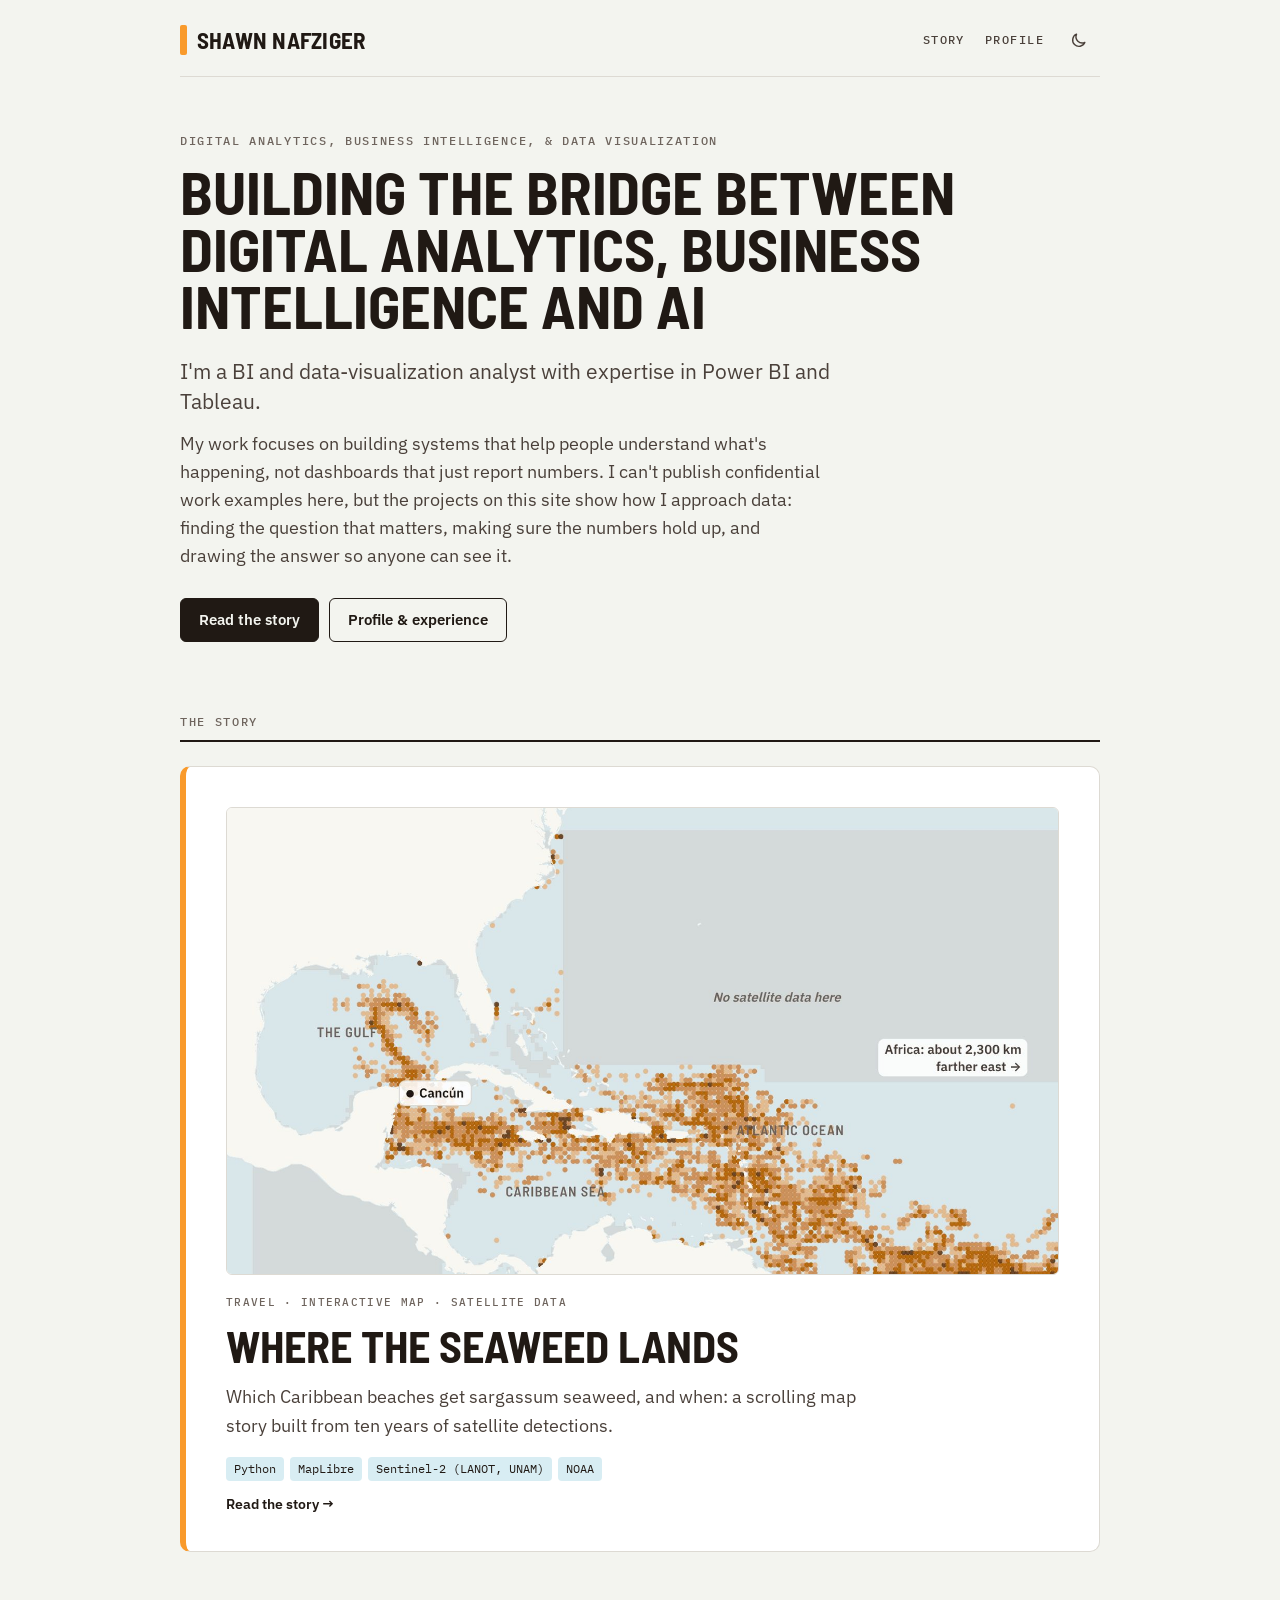
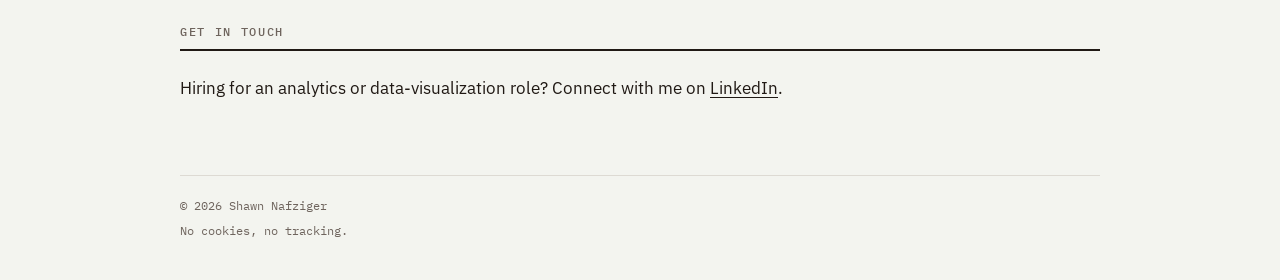
<file: index.html>
<!doctype html>
<html lang="en">
<head>
<meta charset="utf-8">
<script>try{var t=localStorage.getItem("sn-theme");if(t==="light"||t==="dark")document.documentElement.dataset.theme=t}catch(e){}</script>
<meta name="viewport" content="width=device-width, initial-scale=1, viewport-fit=cover">
<link rel="preconnect" href="https://fonts.googleapis.com">
<link rel="preconnect" href="https://fonts.gstatic.com" crossorigin>
<link rel="stylesheet" href="https://fonts.googleapis.com/css2?family=Barlow+Semi+Condensed:wght@600;700&family=IBM+Plex+Sans:wght@400;600&family=IBM+Plex+Mono:wght@400;500&display=swap">
<title>Shawn Nafziger · Data visualization</title>
<meta name="description" content="Shawn Nafziger is a business intelligence and data-visualization analyst. Featured story: where Caribbean seaweed lands, from satellite data.">
<link rel="canonical" href="https://shawnnafziger.com/">
<meta property="og:type" content="website">
<meta property="og:title" content="Shawn Nafziger · Data visualization">
<meta property="og:description" content="Shawn Nafziger is a business intelligence and data-visualization analyst. Featured story: where Caribbean seaweed lands, from satellite data.">
<meta property="og:url" content="https://shawnnafziger.com/">
<link rel="icon" href="favicon.svg" type="image/svg+xml">
<link rel="stylesheet" href="assets/site.css">
<script src="assets/theme.js" defer></script>
</head>
<body>
<header class="site-bar wrap">
  <a class="brand" href="./" aria-label="Shawn Nafziger, home"><span class="brand-name">Shawn Nafziger</span></a>
  <nav class="site-nav" aria-label="Site"><a href="stories/seaweed-beaches-sargassum/">Story</a><a href="profile/">Profile</a><button type="button" class="theme-toggle" aria-label="Switch theme"><svg class="i-moon" viewBox="0 0 24 24" fill="none" stroke="currentColor" stroke-width="1.8" stroke-linecap="round" stroke-linejoin="round" aria-hidden="true"><path d="M20 14.5A8 8 0 0 1 9.5 4a8 8 0 1 0 10.5 10.5z"/></svg><svg class="i-sun" viewBox="0 0 24 24" fill="none" stroke="currentColor" stroke-width="1.8" stroke-linecap="round" aria-hidden="true"><circle cx="12" cy="12" r="4"/><path d="M12 2.5v2M12 19.5v2M2.5 12h2M19.5 12h2M5.3 5.3l1.4 1.4M17.3 17.3l1.4 1.4M5.3 18.7l1.4-1.4M17.3 6.7l1.4-1.4"/></svg></button></nav>
</header>
<main class="wrap">
<section>
  <p class="kicker">Digital Analytics, Business Intelligence, &amp; Data Visualization</p>
  <h1>Building the bridge between digital analytics, business intelligence and AI</h1>
  <p class="lede">I'm a BI and data-visualization analyst with expertise in Power BI and Tableau.</p>
  <p class="intro">My work focuses on building systems that help people understand what's happening, not dashboards that just report numbers. I can't publish confidential work examples here, but the projects on this site show how I approach data: finding the question that matters, making sure the numbers hold up, and drawing the answer so anyone can see it.</p>
  <div class="button-row">
    <a class="button primary" href="stories/seaweed-beaches-sargassum/">Read the story</a>
    <a class="button" href="profile/">Profile &amp; experience</a>
  </div>
</section>

<section id="story">
  <div class="section-head"><p class="kicker">The story</p></div>
  <a class="card feature" href="stories/seaweed-beaches-sargassum/">
    <img class="card-img" src="assets/cards/seaweed.jpg" width="1600" height="900" alt="Map of the Caribbean in July 2025, with seaweed spotted by satellite packed along Mexico's coast and across the Caribbean Sea" loading="lazy">
    <span class="tag">Travel · Interactive map · Satellite data</span>
    <h3>Where the seaweed lands</h3>
    <p>Which Caribbean beaches get sargassum seaweed, and when: a scrolling map story built from ten years of satellite detections.</p>
    <ul class="tools"><li>Python</li><li>MapLibre</li><li>Sentinel-2 (LANOT, UNAM)</li><li>NOAA</li></ul>
    <span class="more">Read the story →</span>
  </a>
</section>

<section id="contact">
  <div class="section-head"><p class="kicker">Get in touch</p></div>
  <div class="prose"><p>Hiring for an analytics or data-visualization role? Connect with me on <a href="https://www.linkedin.com/in/shawnnafziger/" rel="me">LinkedIn</a>.</p></div>
</section>
</main>
<footer class="site-foot wrap">
  
  <p>© 2026 Shawn Nafziger</p>
  <p>No cookies, no tracking.</p>
</footer>
</body>
</html>
</file>
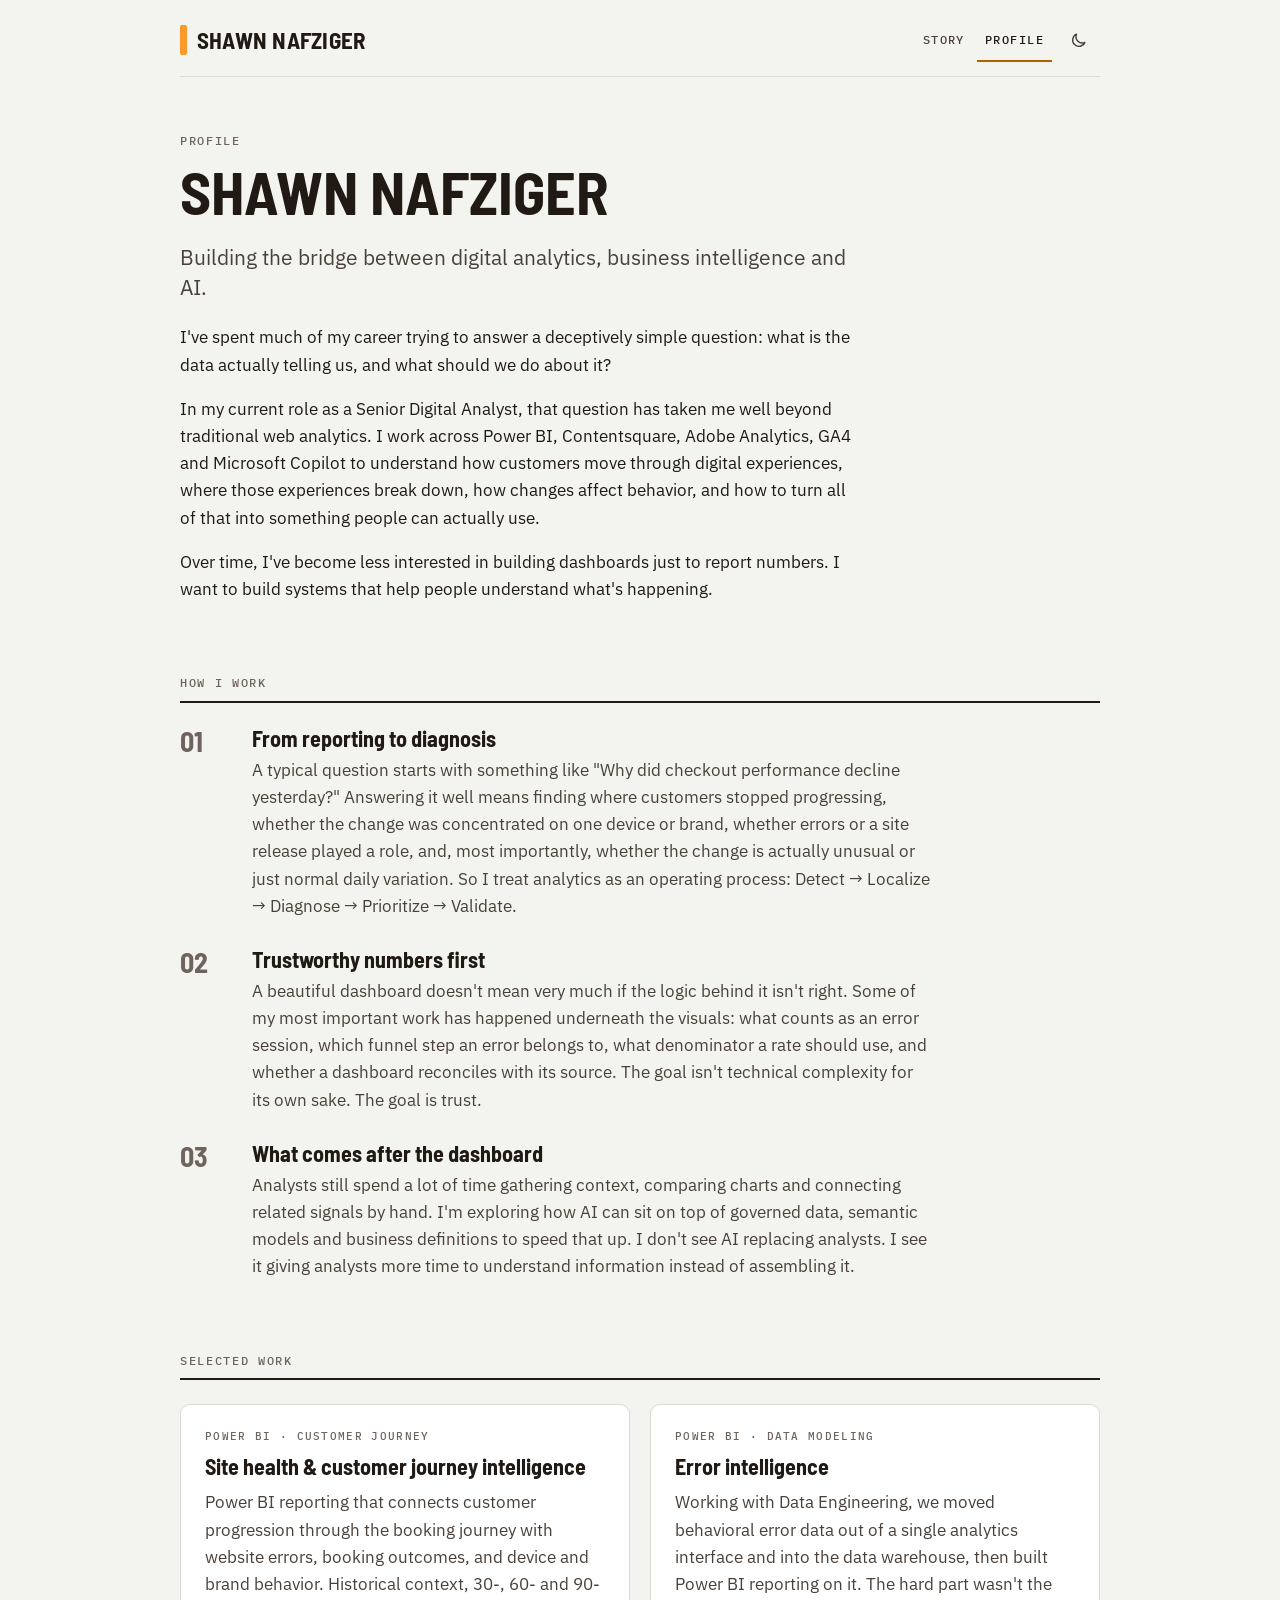
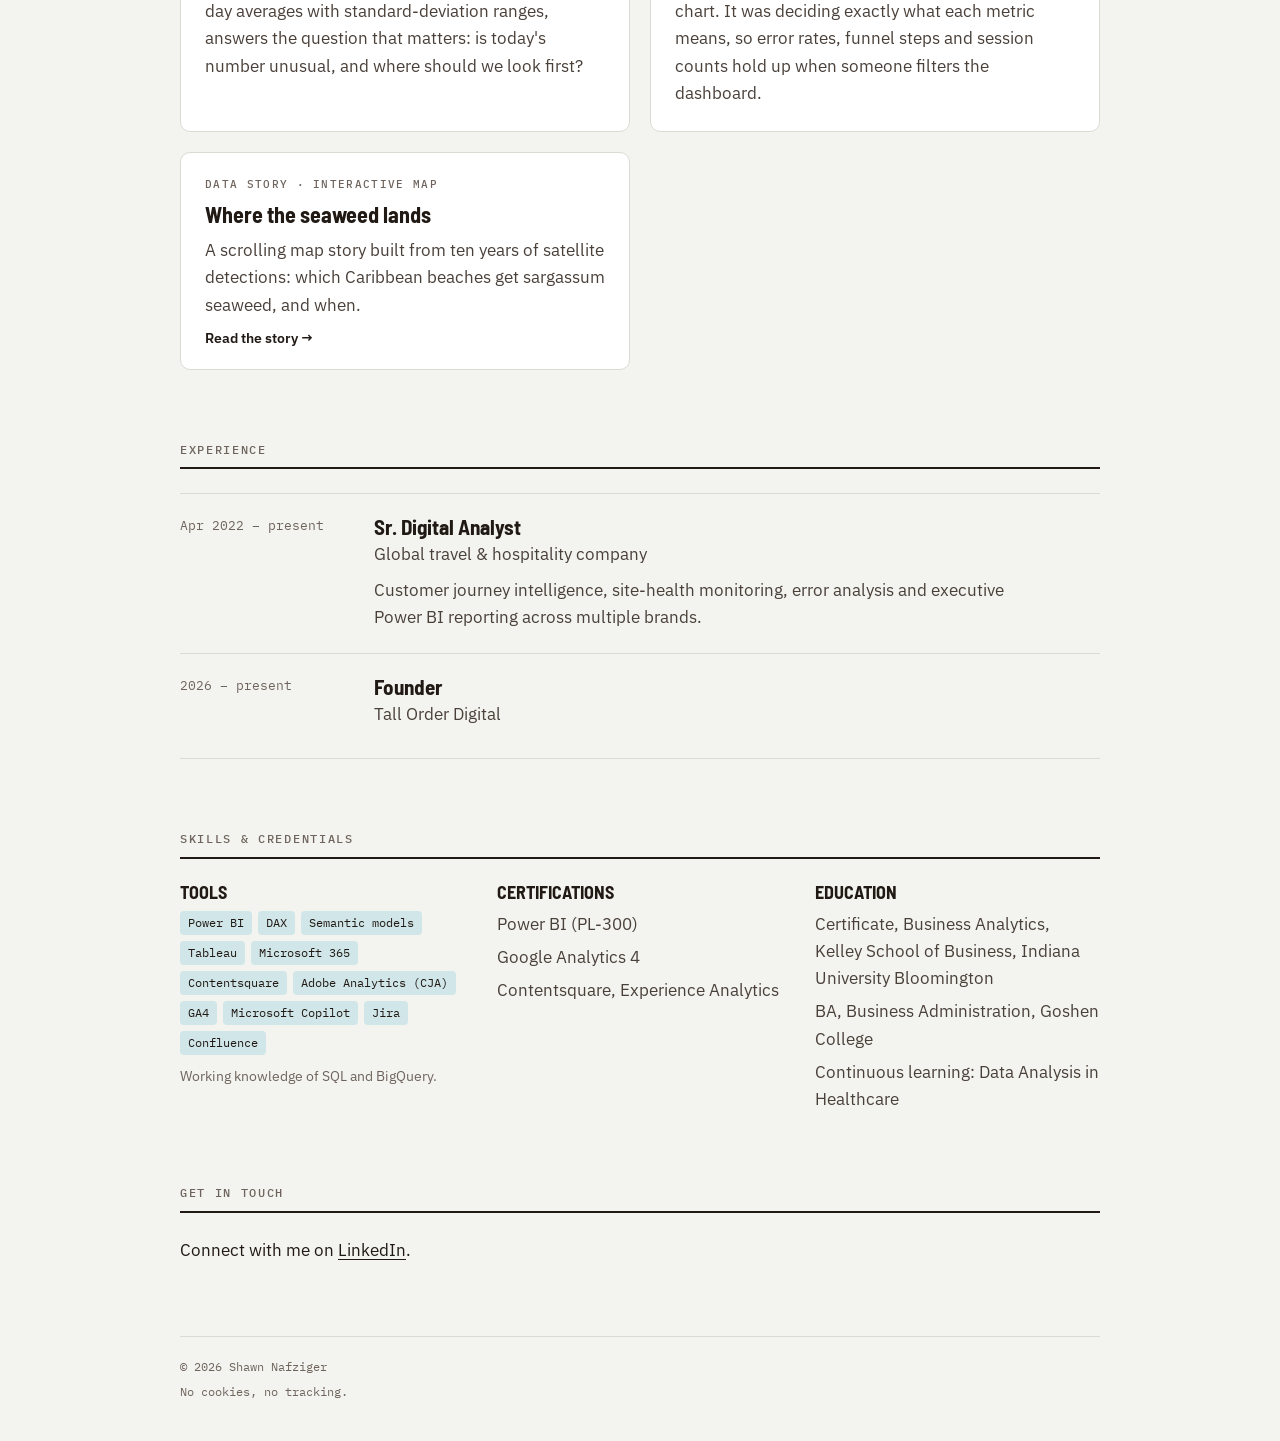
<file: profile/index.html>
<!doctype html>
<html lang="en">
<head>
<meta charset="utf-8">
<script>try{var t=localStorage.getItem("sn-theme");if(t==="light"||t==="dark")document.documentElement.dataset.theme=t}catch(e){}</script>
<meta name="viewport" content="width=device-width, initial-scale=1, viewport-fit=cover">
<link rel="preconnect" href="https://fonts.googleapis.com">
<link rel="preconnect" href="https://fonts.gstatic.com" crossorigin>
<link rel="stylesheet" href="https://fonts.googleapis.com/css2?family=Barlow+Semi+Condensed:wght@600;700&family=IBM+Plex+Sans:wght@400;600&family=IBM+Plex+Mono:wght@400;500&display=swap">
<title>Profile · Shawn Nafziger</title>
<meta name="description" content="Shawn Nafziger: digital analytics and business intelligence. Customer journey intelligence, site-health monitoring, trustworthy metrics and AI-assisted analytics.">
<link rel="canonical" href="https://shawnnafziger.com/profile/">
<meta property="og:type" content="website">
<meta property="og:title" content="Profile · Shawn Nafziger">
<meta property="og:description" content="Shawn Nafziger: digital analytics and business intelligence. Customer journey intelligence, site-health monitoring, trustworthy metrics and AI-assisted analytics.">
<meta property="og:url" content="https://shawnnafziger.com/profile/">
<link rel="icon" href="../favicon.svg" type="image/svg+xml">
<link rel="stylesheet" href="../assets/site.css">
<script src="../assets/theme.js" defer></script>
</head>
<body>
<header class="site-bar wrap">
  <a class="brand" href="../" aria-label="Shawn Nafziger, home"><span class="brand-name">Shawn Nafziger</span></a>
  <nav class="site-nav" aria-label="Site"><a href="../stories/seaweed-beaches-sargassum/">Story</a><a href="../profile/" aria-current="page">Profile</a><button type="button" class="theme-toggle" aria-label="Switch theme"><svg class="i-moon" viewBox="0 0 24 24" fill="none" stroke="currentColor" stroke-width="1.8" stroke-linecap="round" stroke-linejoin="round" aria-hidden="true"><path d="M20 14.5A8 8 0 0 1 9.5 4a8 8 0 1 0 10.5 10.5z"/></svg><svg class="i-sun" viewBox="0 0 24 24" fill="none" stroke="currentColor" stroke-width="1.8" stroke-linecap="round" aria-hidden="true"><circle cx="12" cy="12" r="4"/><path d="M12 2.5v2M12 19.5v2M2.5 12h2M19.5 12h2M5.3 5.3l1.4 1.4M17.3 17.3l1.4 1.4M5.3 18.7l1.4-1.4M17.3 6.7l1.4-1.4"/></svg></button></nav>
</header>
<main class="wrap">
<section>
  <p class="kicker">Profile</p>
  <h1>Shawn Nafziger</h1>
  <p class="lede">Building the bridge between digital analytics, business intelligence and AI.</p>
  <div class="prose" style="margin-top:22px">
    <p>I've spent much of my career trying to answer a deceptively simple question: what is the data actually telling us, and what should we do about it?</p>
    <p>In my current role as a Senior Digital Analyst, that question has taken me well beyond traditional web analytics. I work across Power BI, Contentsquare, Adobe Analytics, GA4 and Microsoft Copilot to understand how customers move through digital experiences, where those experiences break down, how changes affect behavior, and how to turn all of that into something people can actually use.</p>
    <p>Over time, I've become less interested in building dashboards just to report numbers. I want to build systems that help people understand what's happening.</p>
  </div>
</section>

<section>
  <div class="section-head"><p class="kicker">How I work</p></div>
  <div class="steps">
    <div class="step"><span class="n">01</span><div><h3>From reporting to diagnosis</h3><p>A typical question starts with something like "Why did checkout performance decline yesterday?" Answering it well means finding where customers stopped progressing, whether the change was concentrated on one device or brand, whether errors or a site release played a role, and, most importantly, whether the change is actually unusual or just normal daily variation. So I treat analytics as an operating process: Detect → Localize → Diagnose → Prioritize → Validate.</p></div></div>
    <div class="step"><span class="n">02</span><div><h3>Trustworthy numbers first</h3><p>A beautiful dashboard doesn't mean very much if the logic behind it isn't right. Some of my most important work has happened underneath the visuals: what counts as an error session, which funnel step an error belongs to, what denominator a rate should use, and whether a dashboard reconciles with its source. The goal isn't technical complexity for its own sake. The goal is trust.</p></div></div>
    <div class="step"><span class="n">03</span><div><h3>What comes after the dashboard</h3><p>Analysts still spend a lot of time gathering context, comparing charts and connecting related signals by hand. I'm exploring how AI can sit on top of governed data, semantic models and business definitions to speed that up. I don't see AI replacing analysts. I see it giving analysts more time to understand information instead of assembling it.</p></div></div>
  </div>
</section>

<section>
  <div class="section-head"><p class="kicker">Selected work</p></div>
  <div class="cards">
    <div class="card"><span class="tag">Power BI · customer journey</span><h3>Site health &amp; customer journey intelligence</h3><p>Power BI reporting that connects customer progression through the booking journey with website errors, booking outcomes, and device and brand behavior. Historical context, 30-, 60- and 90-day averages with standard-deviation ranges, answers the question that matters: is today's number unusual, and where should we look first?</p></div>
    <div class="card"><span class="tag">Power BI · data modeling</span><h3>Error intelligence</h3><p>Working with Data Engineering, we moved behavioral error data out of a single analytics interface and into the data warehouse, then built Power BI reporting on it. The hard part wasn't the chart. It was deciding exactly what each metric means, so error rates, funnel steps and session counts hold up when someone filters the dashboard.</p></div>
    <a class="card" href="../stories/seaweed-beaches-sargassum/"><span class="tag">Data story · interactive map</span><h3>Where the seaweed lands</h3><p>A scrolling map story built from ten years of satellite detections: which Caribbean beaches get sargassum seaweed, and when.</p><span class="more">Read the story →</span></a>
  </div>
</section>

<section>
  <div class="section-head"><p class="kicker">Experience</p></div>
  <div class="timeline">
    <div class="role"><span class="when">Apr 2022 – present</span><div><h3>Sr. Digital Analyst</h3><p class="org">Global travel &amp; hospitality company</p><p>Customer journey intelligence, site-health monitoring, error analysis and executive Power BI reporting across multiple brands.</p></div></div>
    <div class="role"><span class="when">2026 – present</span><div><h3>Founder</h3><p class="org">Tall Order Digital</p></div></div>
  </div>
</section>

<section>
  <div class="section-head"><p class="kicker">Skills &amp; credentials</p></div>
  <div class="skills">
    <div><h3>Tools</h3><ul class="tools"><li>Power BI</li><li>DAX</li><li>Semantic models</li><li>Tableau</li><li>Microsoft 365</li><li>Contentsquare</li><li>Adobe Analytics (CJA)</li><li>GA4</li><li>Microsoft Copilot</li><li>Jira</li><li>Confluence</li></ul><p class="small">Working knowledge of SQL and BigQuery.</p></div>
    <div><h3>Certifications</h3><ul class="plain"><li>Power BI (PL-300)</li><li>Google Analytics 4</li><li>Contentsquare, Experience Analytics</li></ul></div>
    <div><h3>Education</h3><ul class="plain"><li>Certificate, Business Analytics, Kelley School of Business, Indiana University Bloomington</li><li>BA, Business Administration, Goshen College</li><li>Continuous learning: Data Analysis in Healthcare</li></ul></div>
  </div>
</section>

<section id="contact">
  <div class="section-head"><p class="kicker">Get in touch</p></div>
  <div class="prose"><p>Connect with me on <a href="https://www.linkedin.com/in/shawnnafziger/" rel="me">LinkedIn</a>.</p></div>
</section>
</main>
<footer class="site-foot wrap">
  
  <p>© 2026 Shawn Nafziger</p>
  <p>No cookies, no tracking.</p>
</footer>
</body>
</html>
</file>
<file: assets/site.css>
/* shawnnafziger.com: shared styles.
   Tokens follow the Tall Order Digital playbook (master: tallorderdigital-site/docs/design-system-and-dataviz-playbook.md).
   Related, not identical: same palette and type, a personal wordmark instead of the bar logo. */
:root {
  --bg: #f3f4ef;          /* Paper */
  --surface: #ffffff;
  --band: #dddad3;        /* Stone, alternate paper for bands */
  --ink: #201914;         /* Ink */
  --ink-2: #4a403a;       /* Bark */
  --ink-3: #6e645d;       /* small labels, 4.5:1+ */
  --rule: #dddad3;
  --navy: #0a3746;        /* comparison: Teal */
  --amber: #b36000;       /* signal: Burnt (Orange is too light on Paper for text) */
  --accent: #f99a2b;      /* brand accent: Orange, marks only */
  --funnel: rgba(127, 196, 214, .3);
  --font-display: "Barlow Semi Condensed", "Arial Narrow", "Roboto Condensed", sans-serif;
  --font-body: "IBM Plex Sans", "Segoe UI", system-ui, sans-serif;
  --font-data: "IBM Plex Mono", ui-monospace, "Cascadia Mono", Consolas, monospace;
}
@media (prefers-color-scheme: dark) {
  :root:not([data-theme="light"]) {
    --bg: #03222c; --surface: #0a3746; --band: #0a3746; --ink: #f3f4ef; --ink-2: #dddad3; --ink-3: #9fb1b8; --rule: #1e3a44;
    --navy: #7fc4d6; --amber: #f99a2b; --funnel: rgba(127, 196, 214, .25); color-scheme: dark;
  }
}
:root[data-theme="dark"] {
  --bg: #03222c; --surface: #0a3746; --band: #0a3746; --ink: #f3f4ef; --ink-2: #dddad3; --ink-3: #9fb1b8; --rule: #1e3a44;
  --navy: #7fc4d6; --amber: #f99a2b; --funnel: rgba(127, 196, 214, .25); color-scheme: dark;
}

* { box-sizing: border-box; }
html { -webkit-text-size-adjust: 100%; }
body { margin: 0; background: var(--bg); color: var(--ink); font: 400 17px/1.6 var(--font-body);
  padding-left: max(16px, env(safe-area-inset-left, 0px)); padding-right: max(16px, env(safe-area-inset-right, 0px)); }
a { color: inherit; text-underline-offset: 3px; }
a:hover { color: var(--amber); }
:focus-visible { outline: 2px solid var(--amber); outline-offset: 3px; border-radius: 2px; }
p { margin: 0; }
img { max-width: 100%; height: auto; }
.wrap { max-width: 920px; margin: 0 auto; }
.prose { max-width: 40em; }  /* about 65 characters per line */
.prose > * + * { margin-top: 1em; }

/* Header: personal wordmark. The short orange bar nods to the Tall Order mark without copying it. */
.site-bar { display: flex; justify-content: space-between; align-items: center; gap: 12px 20px; flex-wrap: wrap; padding: 18px 0 14px; border-bottom: 1px solid var(--rule); }
.brand { display: inline-flex; align-items: center; gap: 10px; text-decoration: none; color: var(--ink); min-height: 44px; }
.brand::before { content: ""; width: 7px; height: 30px; border-radius: 2px; background: var(--accent); flex: none; }
.brand-name { font: 700 23px/1 var(--font-display); text-transform: uppercase; letter-spacing: .01em; white-space: nowrap; }
.brand:hover { color: var(--ink); }
.site-nav { display: flex; align-items: center; gap: 4px; font: 500 12px/1 var(--font-data); letter-spacing: .12em; text-transform: uppercase; color: var(--ink-2); }
.site-nav a { display: inline-flex; align-items: center; min-height: 44px; padding: 0 8px; text-decoration: none; }
.site-nav a[aria-current="page"] { color: var(--ink); box-shadow: inset 0 -2px 0 var(--amber); }
.theme-toggle { width: 44px; height: 44px; display: inline-grid; place-items: center; border: 0; background: transparent; color: var(--ink-2); cursor: pointer; border-radius: 6px; }
.theme-toggle:hover { color: var(--ink); }
.theme-toggle svg { width: 19px; height: 19px; grid-area: 1 / 1; }
.theme-toggle .i-sun, .theme-toggle[data-showing="dark"] .i-moon { display: none; }
.theme-toggle[data-showing="dark"] .i-sun { display: block; }

main { padding-block: 56px 72px; display: grid; gap: 72px; }
.kicker { font: 500 12px/1.3 var(--font-data); letter-spacing: .14em; text-transform: uppercase; color: var(--ink-3); margin: 0 0 14px; }
h1, h2, h3 { font-family: var(--font-display); font-weight: 700; line-height: 1; margin: 0; text-wrap: balance; }
h1, h2 { text-transform: uppercase; }
h1 { font-size: clamp(36px, 6.5vw, 60px); line-height: .95; }
h2 { font-size: clamp(24px, 4.2vw, 34px); }
h3 { font-size: 22px; }
.lede { font-size: 21px; line-height: 1.45; color: var(--ink-2); margin-top: 22px; max-width: 32em; }
.section-head { border-bottom: 2px solid var(--ink); padding-bottom: 10px; margin-bottom: 24px; display: flex; justify-content: space-between; align-items: baseline; gap: 8px 16px; flex-wrap: wrap; }
.section-head .kicker { margin: 0; }
.section-head a { font: 500 12px/1 var(--font-data); letter-spacing: .12em; text-transform: uppercase; color: var(--ink-2); }

.button-row { display: flex; flex-wrap: wrap; gap: 10px; margin-top: 28px; }
.button { display: inline-flex; align-items: center; min-height: 44px; padding: 0 18px; border-radius: 6px; text-decoration: none;
  font: 600 15px/1 var(--font-body); border: 1.5px solid var(--ink); }
.button.primary { background: var(--ink); color: var(--bg); }
.button.primary:hover { background: var(--amber); border-color: var(--amber); color: var(--bg); }

/* Cards */
.cards { display: grid; grid-template-columns: repeat(auto-fit, minmax(min(100%, 380px), 1fr)); gap: 20px; }
.card { background: var(--surface); border: 1px solid var(--rule); border-radius: 10px; padding: 24px; display: grid; gap: 12px; align-content: start; text-decoration: none; color: var(--ink); }
a.card:hover { color: var(--ink); border-color: var(--ink-3); }
a.card:hover h3 { color: var(--amber); }
.card .tag { font: 500 11px/1.3 var(--font-data); letter-spacing: .12em; text-transform: uppercase; color: var(--ink-3); }
.card p { color: var(--ink-2); }
.card .more { font: 600 14px/1 var(--font-body); color: var(--ink); }
.card.feature { padding: clamp(24px, 4vw, 40px); gap: 16px; border-left: 6px solid var(--accent); }
.card.feature h3 { font-size: clamp(30px, 5vw, 44px); text-transform: uppercase; line-height: .95; }
.card.feature p { font-size: 18px; max-width: 36em; }
.tools { display: flex; flex-wrap: wrap; gap: 6px; margin: 0; padding: 0; list-style: none; }
.tools li { font: 400 12px/1 var(--font-data); padding: 6px 8px; border-radius: 4px; background: var(--funnel); color: var(--ink); }

/* "How I work" steps */
.steps { display: grid; gap: 28px; }
.step { display: grid; grid-template-columns: 56px 1fr; gap: 0 16px; }
.step .n { font: 700 28px/1 var(--font-display); color: var(--ink-3); }
.step h3 { margin-bottom: 8px; }
.step p { color: var(--ink-2); max-width: 40em; }
@media (max-width: 520px) { .step { grid-template-columns: 1fr; } .step .n { margin-bottom: 6px; } }

/* Draft placeholders: deliberately loud so they can't ship unnoticed. Remove the class once filled in. */
.todo { background: #fffcbf; color: #201914; outline: 1px dashed #b36000; padding: 0 4px; border-radius: 3px; }

.band { background: var(--band); border-radius: 10px; padding: 28px; }
.band p { color: var(--ink-2); }

.site-foot { border-top: 1px solid var(--rule); padding: 20px 0 40px; display: grid; gap: 6px; font: 400 12px/1.6 var(--font-data); color: var(--ink-3); }
.site-foot a { color: var(--ink-2); }

@media (max-width: 560px) {
  main { padding-block: 36px 56px; gap: 56px; }
  .lede { font-size: 19px; }
  .site-nav { margin-left: -8px; }
}
@media (prefers-reduced-motion: reduce) { * { transition: none !important; animation: none !important; } }

/* Profile page: experience timeline and skills */
.timeline { display: grid; border-top: 1px solid var(--rule); }
.role { display: grid; grid-template-columns: 170px 1fr; gap: 6px 24px; padding: 22px 0; border-bottom: 1px solid var(--rule); }
.role .when { font: 400 13px/1.6 var(--font-data); color: var(--ink-3); }
.role h3 { font-size: 21px; }
.role .org { color: var(--ink-2); margin: 4px 0 8px; }
.role h3 + p { margin-top: 6px; }
.role p:not(.org) { color: var(--ink-2); max-width: 40em; }
@media (max-width: 600px) { .role { grid-template-columns: 1fr; } }
.skills { display: grid; grid-template-columns: repeat(auto-fit, minmax(min(100%, 260px), 1fr)); gap: 24px 32px; }
.skills h3 { font-size: 18px; text-transform: uppercase; margin-bottom: 10px; }
.plain { margin: 0; padding: 0; list-style: none; color: var(--ink-2); }
.plain li + li { margin-top: 6px; }
.small { font-size: 14px; color: var(--ink-3); margin-top: 10px; }
.intro { font-size: 18px; line-height: 1.55; color: var(--ink-2); margin-top: 14px; max-width: 36em; }
@media (max-width: 560px) { .intro { font-size: 17px; } }
.card-img { display: block; width: 100%; height: auto; aspect-ratio: 16 / 9; object-fit: cover; border-radius: 6px; border: 1px solid var(--rule); background: var(--band); }
.card.feature .card-img { margin-bottom: 4px; }
a.card:hover .card-img { border-color: var(--ink-3); }
</file>
